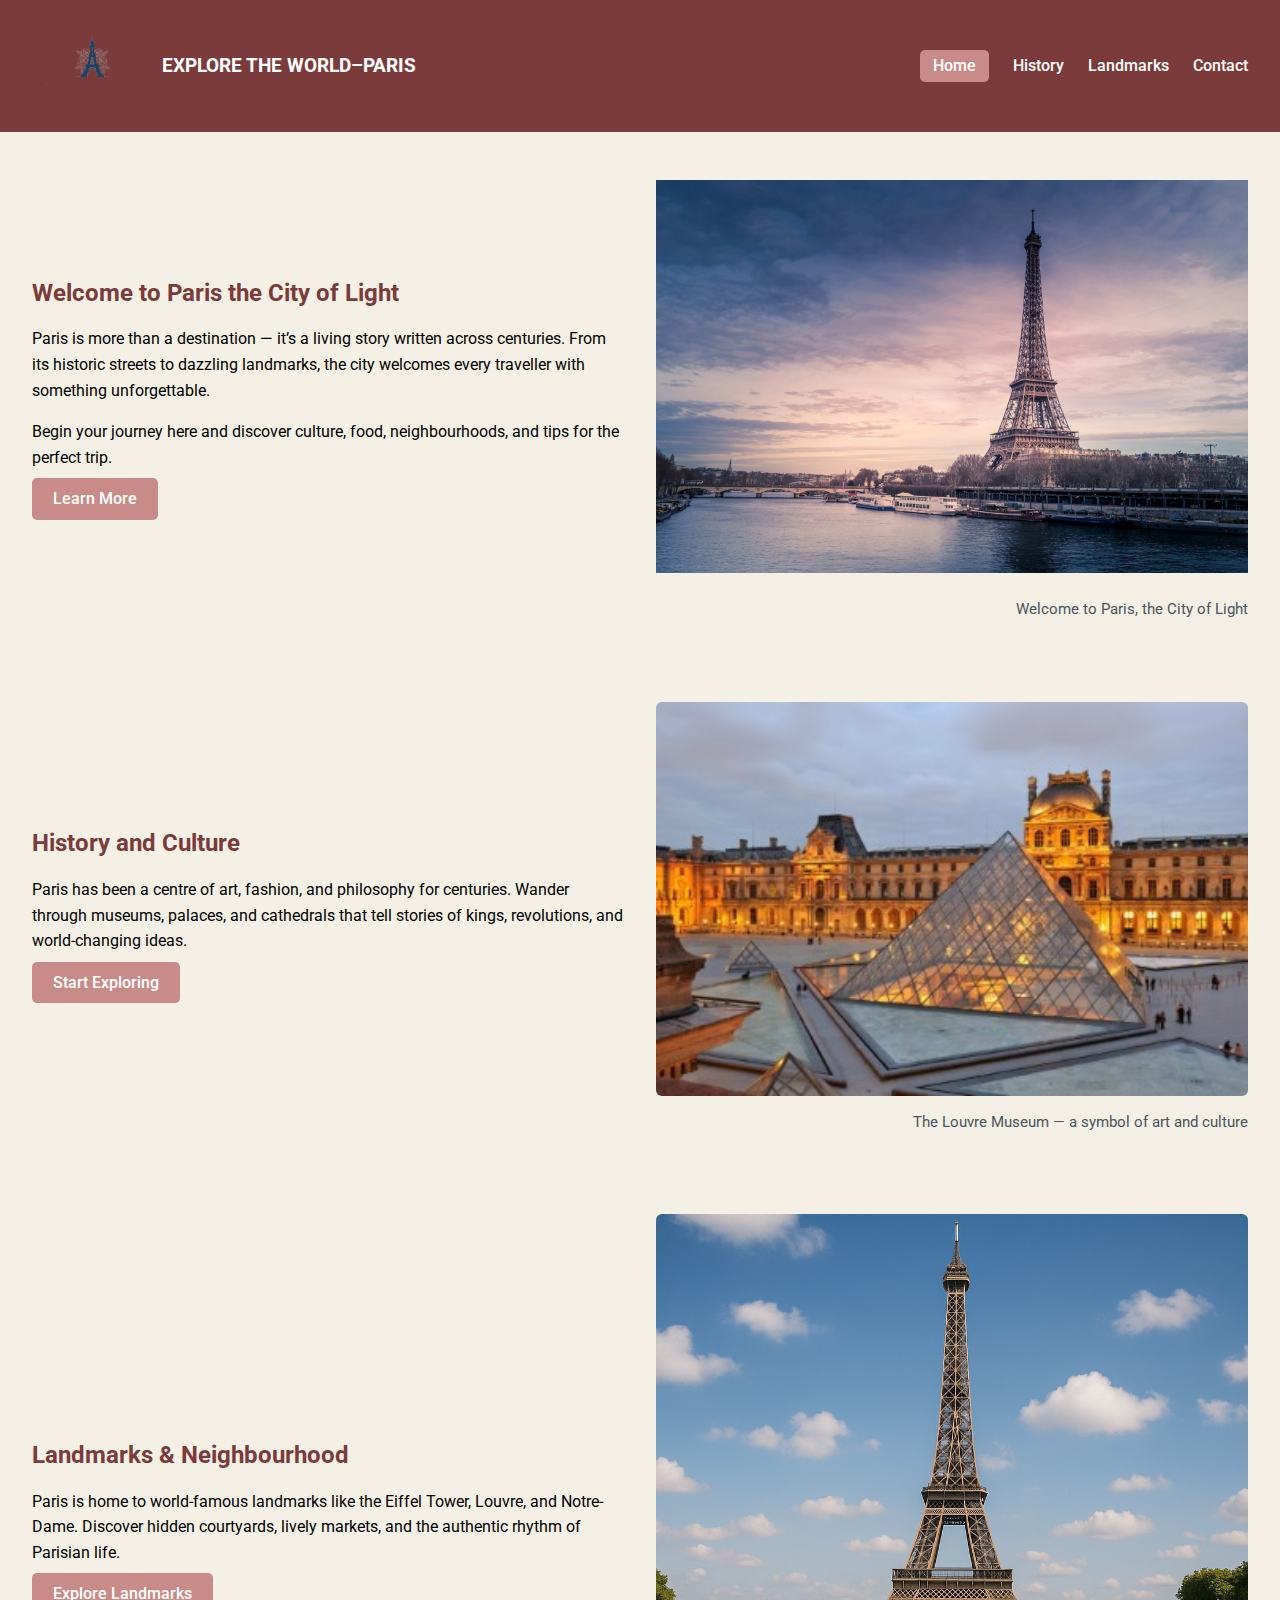
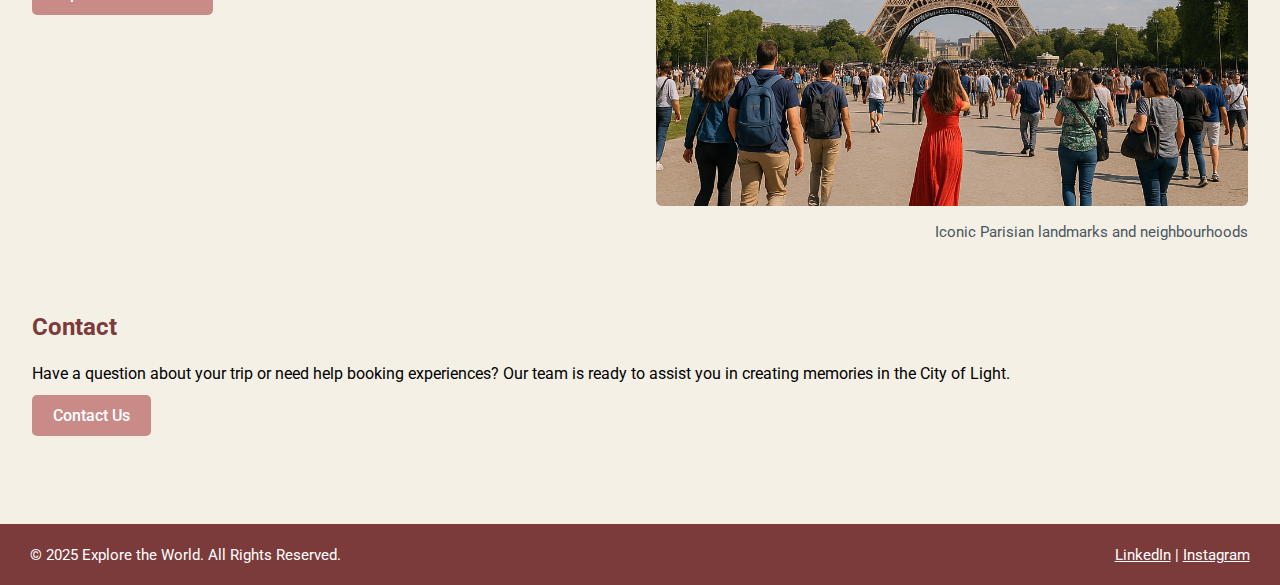
<file: index.html>
<!DOCTYPE html>
<html lang="en">
<head>
  <meta charset="UTF-8">
  <meta name="viewport" content="width=device-width, initial-scale=1.0">
  <meta name="description" content="Welcome to Paris, the City of Light. Discover culture, history, landmarks, and experiences in the heart of France.">
  <meta name="author" content="Bissy Bos">
  <title>Explore the World — Paris | Home</title>
  <link href="https://fonts.googleapis.com/css2?family=Roboto:wght@400;500;700&display=swap" rel="stylesheet">
  <link rel="stylesheet" type="text/css" href="Css/styles.css">
</head>

<body>
  <header aria-label="Page header">
    <h1>
      <img src="Images/logo.png" alt="Explore the World Paris logo">
      EXPLORE THE WORLD–PARIS
    </h1>

    <input type="checkbox" id="menu-toggle">
    <label for="menu-toggle" class="menu-icon" aria-label="Open navigation menu">☰</label>

    <nav aria-label="Main navigation">
      <ul>
        <li><a href="index.html" class="active">Home</a></li>
        <li><a href="history.html">History</a></li>
        <li><a href="landmarks.html">Landmarks</a></li>
        <li><a href="contact.html">Contact</a></li>
      </ul>
    </nav>
  </header>

  <main id="maincontent">
    
    <section aria-label="Welcome section">
      <article>
        <h2>Welcome to Paris the City of Light</h2>
        <p>Paris is more than a destination — it’s a living story written across centuries. From its historic streets to dazzling landmarks, the city welcomes every traveller with something unforgettable.</p>
        <p>Begin your journey here and discover culture, food, neighbourhoods, and tips for the perfect trip.</p>
        <p><a href="history.html" class="button">Learn More</a></p>
      </article>

      <figure>
        <img src="Images/home/home-hero.jpg" alt="Eiffel Tower at sunset in Paris">
        <figcaption>Welcome to Paris, the City of Light</figcaption>
      </figure>
    </section>

    <section aria-label="History and culture preview">
      <article>
        <h2>History and Culture</h2>
        <p>Paris has been a centre of art, fashion, and philosophy for centuries. Wander through museums, palaces, and cathedrals that tell stories of kings, revolutions, and world-changing ideas.</p>
        <p><a href="history.html" class="button">Start Exploring</a></p>
      </article>

      <figure>
        <img src="Images/home/history.jpg" alt="Louvre Museum in Paris">
        <figcaption>The Louvre Museum — a symbol of art and culture</figcaption>
      </figure>
    </section>

    <section aria-label="Landmarks and neighbourhood preview">
      <article>
        <h2>Landmarks & Neighbourhood</h2>
        <p>Paris is home to world-famous landmarks like the Eiffel Tower, Louvre, and Notre-Dame. Discover hidden courtyards, lively markets, and the authentic rhythm of Parisian life.</p>
        <p><a href="landmarks.html" class="button">Explore Landmarks</a></p>
      </article>

      <figure>
        <img src="Images/home/eiffel-tower.jpg" alt="Eiffel Tower in Paris">
        <figcaption>Iconic Parisian landmarks and neighbourhoods</figcaption>
      </figure>
    </section>


    <section aria-label="Contact preview">
      <article>
        <h2>Contact</h2>
        <p>Have a question about your trip or need help booking experiences? Our team is ready to assist you in creating memories in the City of Light.</p>
        <p><a href="contact.html" class="button">Contact Us</a></p>
      </article>
    </section>
  </main>

  <footer aria-label="Site footer with social links">
    <p>© 2025 Explore the World. All Rights Reserved.</p>
    <p>
      <a href="https://www.linkedin.com">LinkedIn</a> | 
      <a href="https://www.instagram.com">Instagram</a>
    </p>
  </footer>
</body>
</html>
</file>
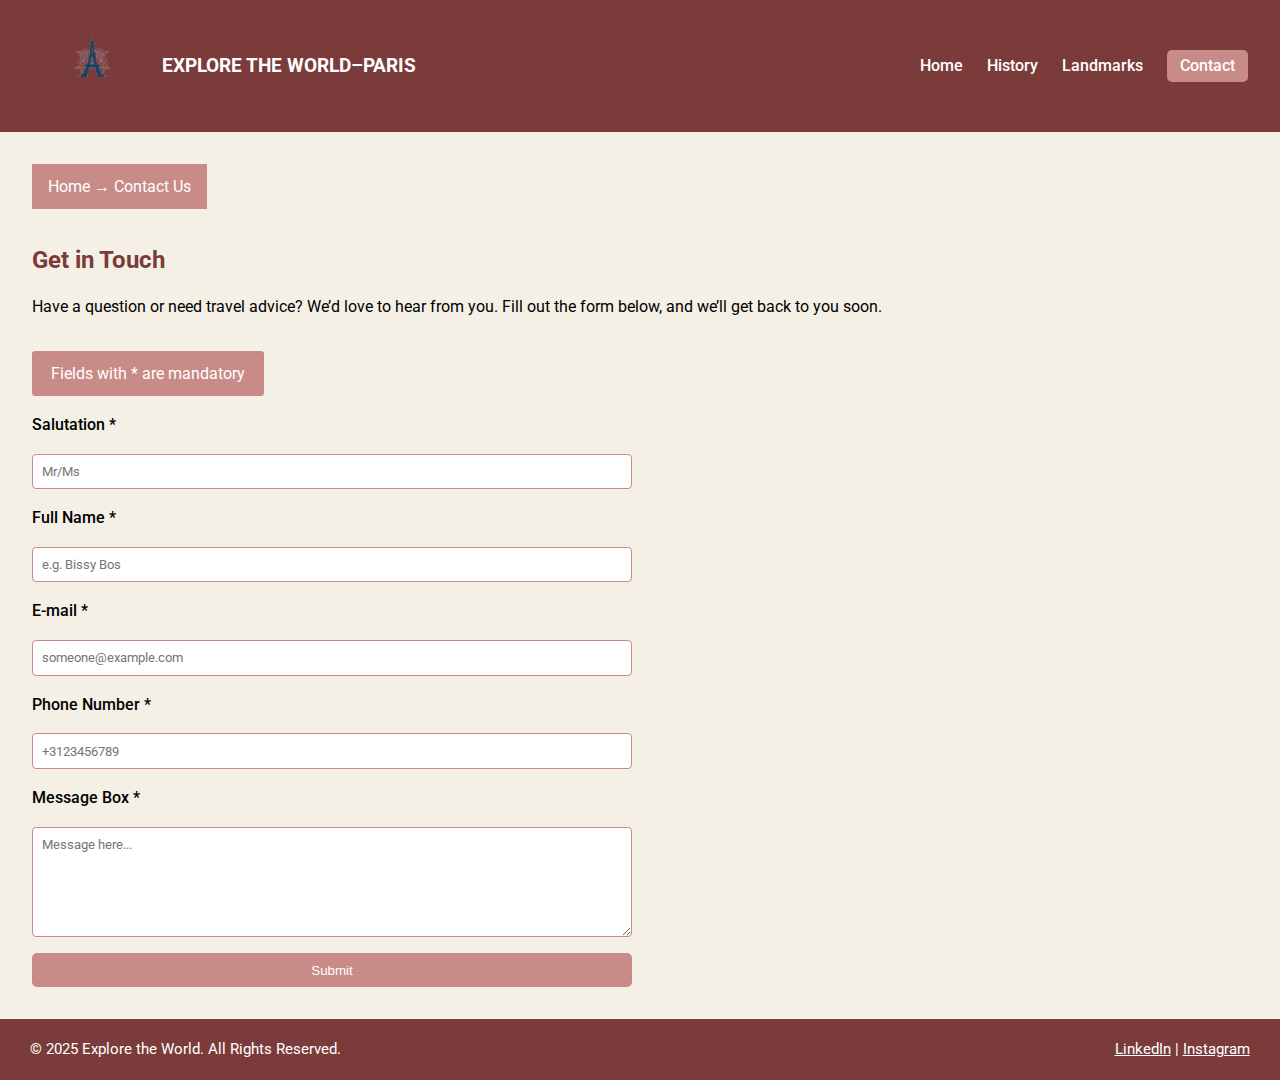
<file: contact.html>
<!DOCTYPE html>
<html lang="en">
<head>
  <meta charset="UTF-8">
  <meta name="viewport" content="width=device-width, initial-scale=1.0">
  <meta name="description" content="Get in touch with Explore the World — Paris for travel tips, booking help, or inquiries about your trip to the City of Light.">
  <meta name="author" content="Bissy Bos">
  <title>Explore the World — Paris | Contact</title>
  <link href="https://fonts.googleapis.com/css2?family=Roboto:wght@400;500;700&display=swap" rel="stylesheet">
  <link rel="stylesheet" type="text/css" href="Css/styles.css">
</head>

<body>
  <header aria-label="Page header">
    <h1>
      <img src="Images/logo.png" alt="Explore the World Paris logo">
      EXPLORE THE WORLD–PARIS
    </h1>

    <input type="checkbox" id="menu-toggle">
    <label for="menu-toggle" class="menu-icon" aria-label="Open navigation menu">☰</label>

    <nav aria-label="Main navigation">
      <ul>
        <li><a href="index.html">Home</a></li>
        <li><a href="history.html">History</a></li>
        <li><a href="landmarks.html">Landmarks</a></li>
        <li><a href="contact.html" class="active">Contact</a></li>
      </ul>
    </nav>
  </header>

  <main id="maincontent">
    <nav aria-label="Breadcrumb navigation">
      <p class="breadcrumb">Home → Contact Us</p>
    </nav>

    <section aria-label="Contact introduction">
      <h2>Get in Touch</h2>
      <p>Have a question or need travel advice? We’d love to hear from you. Fill out the form below, and we’ll get back to you soon.</p>
    </section>

    <section aria-label="Contact form section">
      <p class="form-note">Fields with * are mandatory</p>

      <form aria-label="Contact form" method="post" action="#">
        <label for="salutation">Salutation *</label>
        <input type="text" name="salutation" id="salutation" placeholder="Mr/Ms" required>

        <label for="fullname">Full Name *</label>
        <input type="text" name="fullname" id="fullname" placeholder="e.g. Bissy Bos" required>

        <label for="email">E-mail *</label>
        <input type="email" name="email" id="email" placeholder="someone@example.com" required>

        <label for="phone">Phone Number *</label>
        <input type="tel" name="phone" id="phone" placeholder="+3123456789" required>

        <label for="message">Message Box *</label>
        <textarea name="message" id="message" placeholder="Message here..." rows="6" required></textarea>

        <button type="submit">Submit</button>
      </form>
    </section>
  </main>

  <footer aria-label="Site footer with social links">
    <p>© 2025 Explore the World. All Rights Reserved.</p>
    <p>
      <a href="https://www.linkedin.com">LinkedIn</a> |
      <a href="https://www.instagram.com">Instagram</a>
    </p>
  </footer>
</body>
</html>
</file>
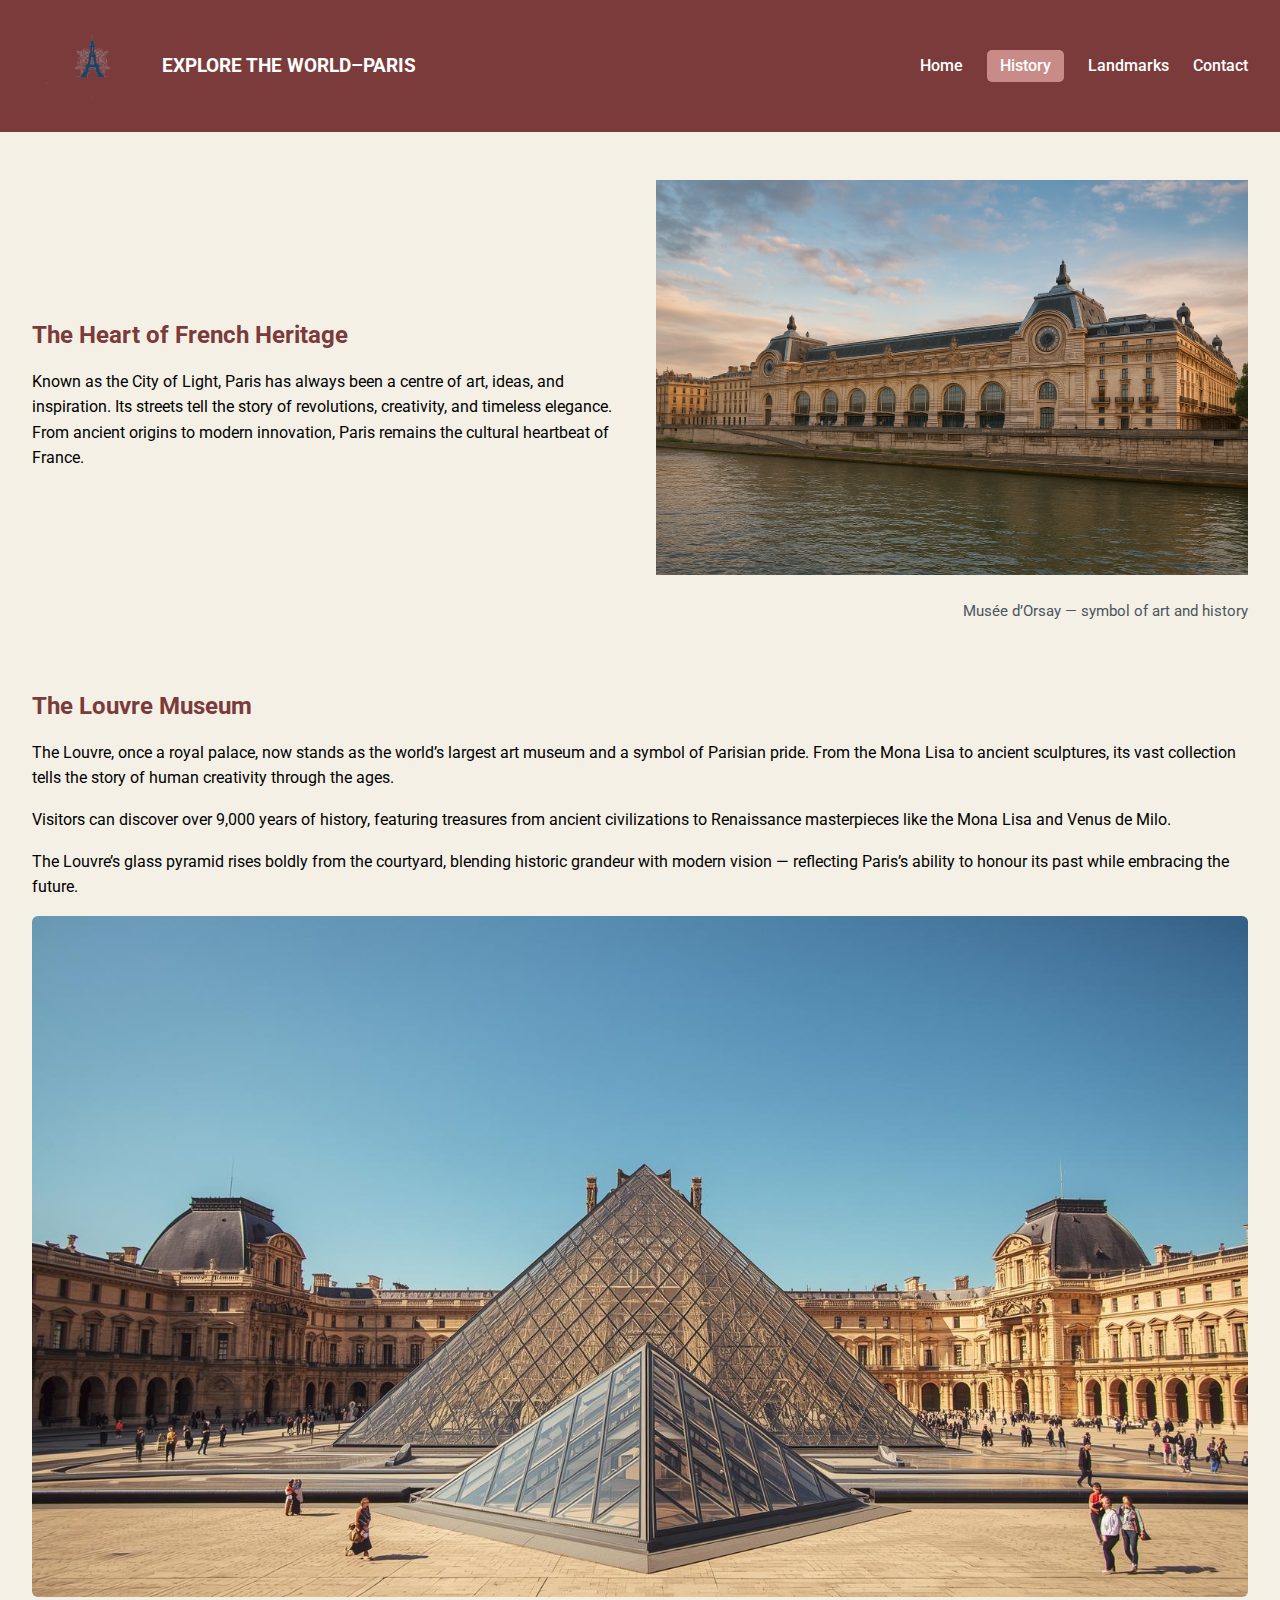
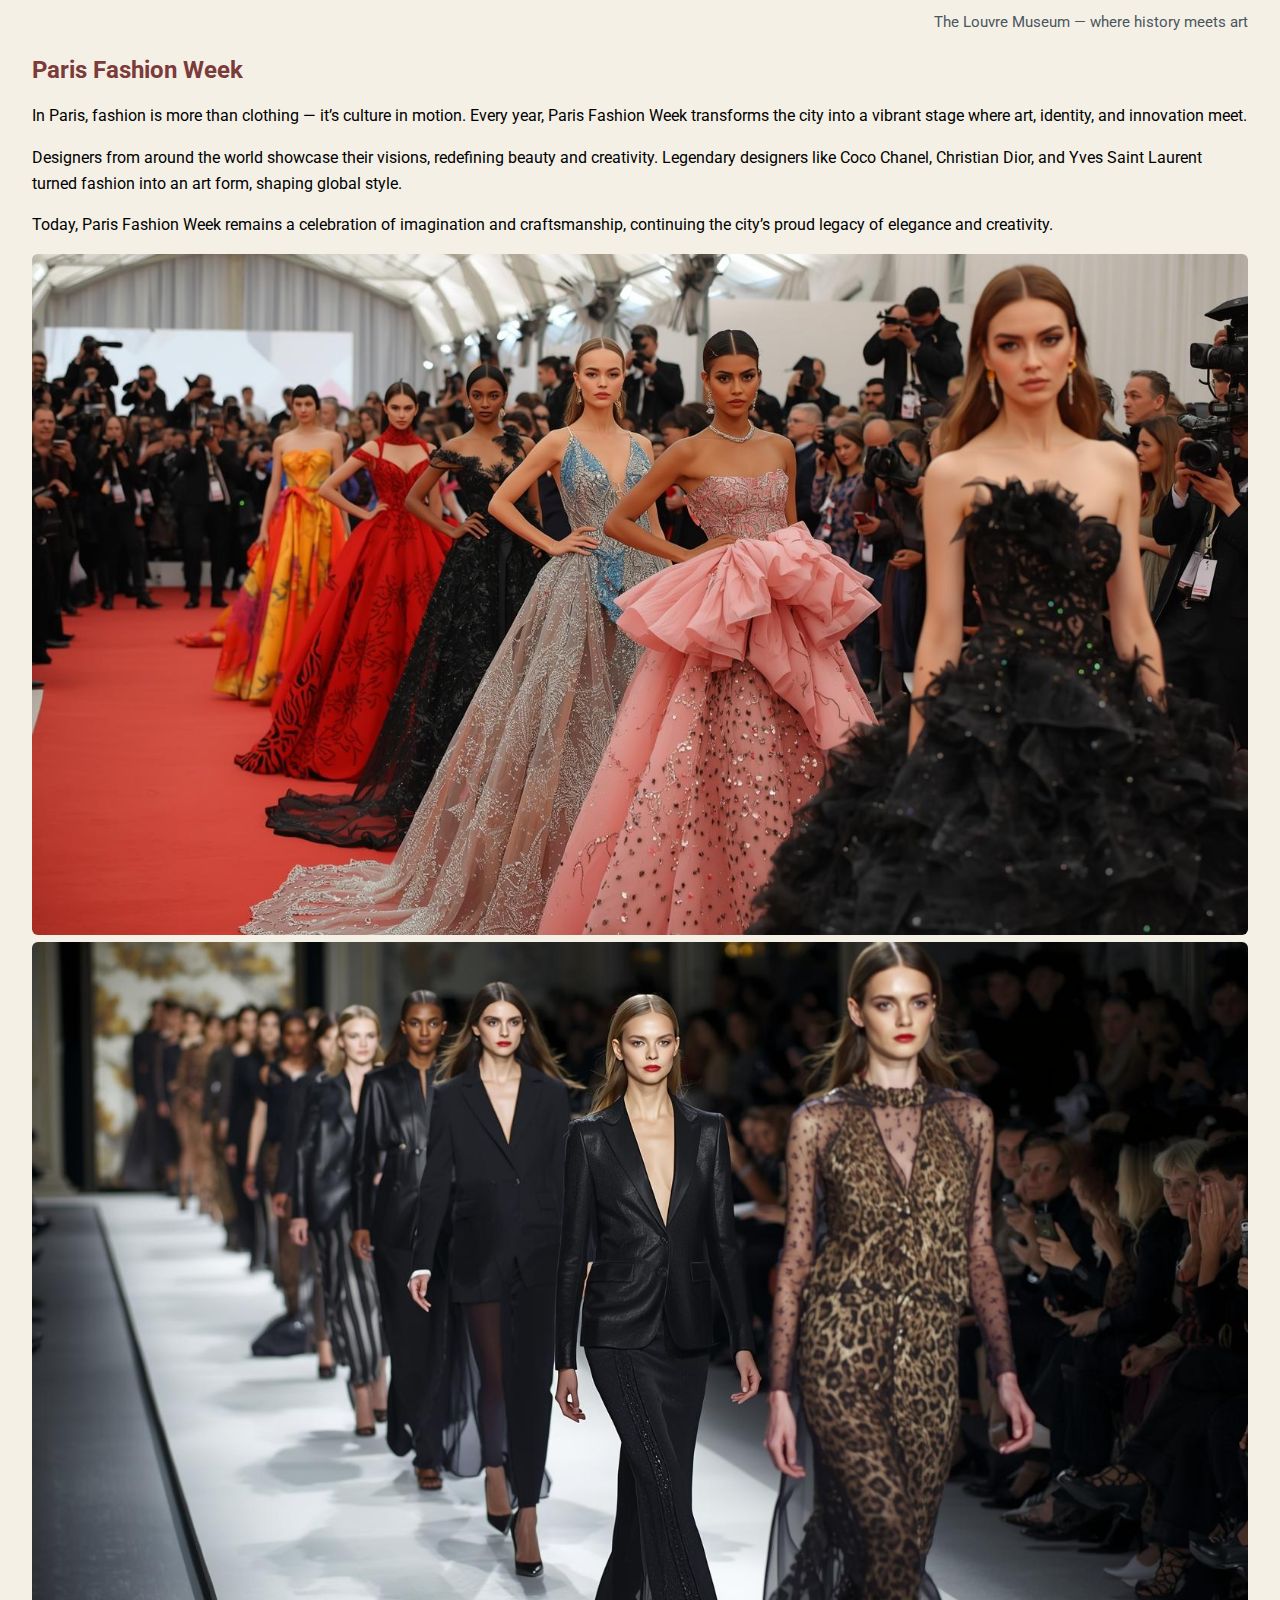
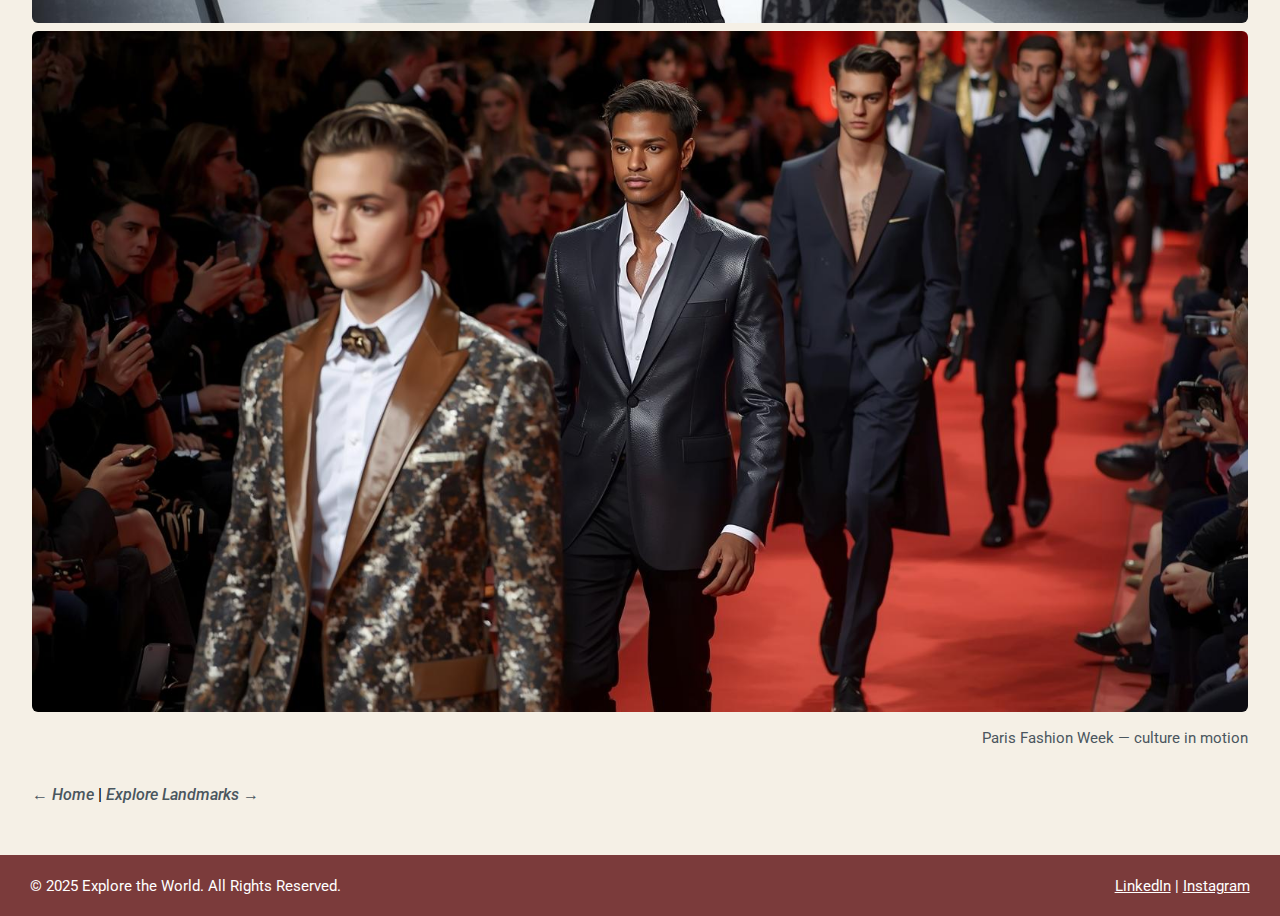
<file: history.html>
<!DOCTYPE html>
<html lang="en">
<head>
  <meta charset="UTF-8">
  <meta name="viewport" content="width=device-width, initial-scale=1.0">
  <meta name="description" content="Discover the history and culture of Paris — from French heritage to world-class museums and Paris Fashion Week.">
  <meta name="author" content="Bissy Bos">
  <title>Explore the World — Paris | History & Culture</title>
  <link href="https://fonts.googleapis.com/css2?family=Roboto:wght@400;500;700&display=swap" rel="stylesheet">
  <link rel="stylesheet" type="text/css" href="Css/styles.css">
</head>

<body>
  <header aria-label="Page header">
    <h1>
      <img src="Images/logo.png" alt="Explore the World Paris logo">
      EXPLORE THE WORLD–PARIS
    </h1>

    <input type="checkbox" id="menu-toggle">
    <label for="menu-toggle" class="menu-icon" aria-label="Open navigation menu">☰</label>

    <nav aria-label="Main navigation">
      <ul>
        <li><a href="index.html">Home</a></li>
        <li><a href="history.html" class="active">History</a></li>
        <li><a href="landmarks.html">Landmarks</a></li>
        <li><a href="contact.html">Contact</a></li>
      </ul>
    </nav>
  </header>

  <main id="maincontent">
    <section aria-label="French heritage introduction">
      <article>
        <h2>The Heart of French Heritage</h2>
        <p>Known as the City of Light, Paris has always been a centre of art, ideas, and inspiration. Its streets tell the story of revolutions, creativity, and timeless elegance. From ancient origins to modern innovation, Paris remains the cultural heartbeat of France.</p>
      </article>

      <figure>
        <img src="Images\history\history-banner.jpg" alt="Musée d’Orsay building in Paris">
        <figcaption>Musée d’Orsay — symbol of art and history</figcaption>
      </figure>
    </section>

    <section aria-label="Louvre museum history">
      <article>
        <h2>The Louvre Museum</h2>
        <p>The Louvre, once a royal palace, now stands as the world’s largest art museum and a symbol of Parisian pride. From the Mona Lisa to ancient sculptures, its vast collection tells the story of human creativity through the ages.</p>
        <p>Visitors can discover over 9,000 years of history, featuring treasures from ancient civilizations to Renaissance masterpieces like the Mona Lisa and Venus de Milo.</p>
        <p>The Louvre’s glass pyramid rises boldly from the courtyard, blending historic grandeur with modern vision — reflecting Paris’s ability to honour its past while embracing the future.</p>
      </article>

      <figure>
        <img src="Images\history\louvrel.jpg" alt="The Louvre Museum and glass pyramid in Paris">
        <figcaption>The Louvre Museum — where history meets art</figcaption>
      </figure>
    </section>

    <section aria-label="Paris fashion week">
      <article>
        <h2>Paris Fashion Week</h2>
        <p>In Paris, fashion is more than clothing — it’s culture in motion. Every year, Paris Fashion Week transforms the city into a vibrant stage where art, identity, and innovation meet.</p>
        <p>Designers from around the world showcase their visions, redefining beauty and creativity. Legendary designers like Coco Chanel, Christian Dior, and Yves Saint Laurent turned fashion into an art form, shaping global style.</p>
        <p>Today, Paris Fashion Week remains a celebration of imagination and craftsmanship, continuing the city’s proud legacy of elegance and creativity.</p>
      </article>

      <figure>
        <img src="Images\history\fashion1.jpg" alt="Models on runway during Paris Fashion Week">
        <img src="Images\history\fashion2.jpg" alt="Fashion show during Paris Fashion Week in Paris">
        <img src="Images\history\fashion3.jpg" alt="Male models walking at Paris Fashion Week">
        <figcaption>Paris Fashion Week — culture in motion</figcaption>
      </figure>
    </section>

    <nav aria-label="Page navigation">
      <p><a href="index.html">← Home</a> | <a href="landmarks.html">Explore Landmarks →</a></p>
    </nav>
  </main>
  <footer aria-label="Site footer with social links">
    <p>© 2025 Explore the World. All Rights Reserved.</p>
    <p>
      <a href="https://www.linkedin.com">LinkedIn</a> |
      <a href="https://www.instagram.com">Instagram</a>
    </p>
  </footer>
</body>
</html>
</file>
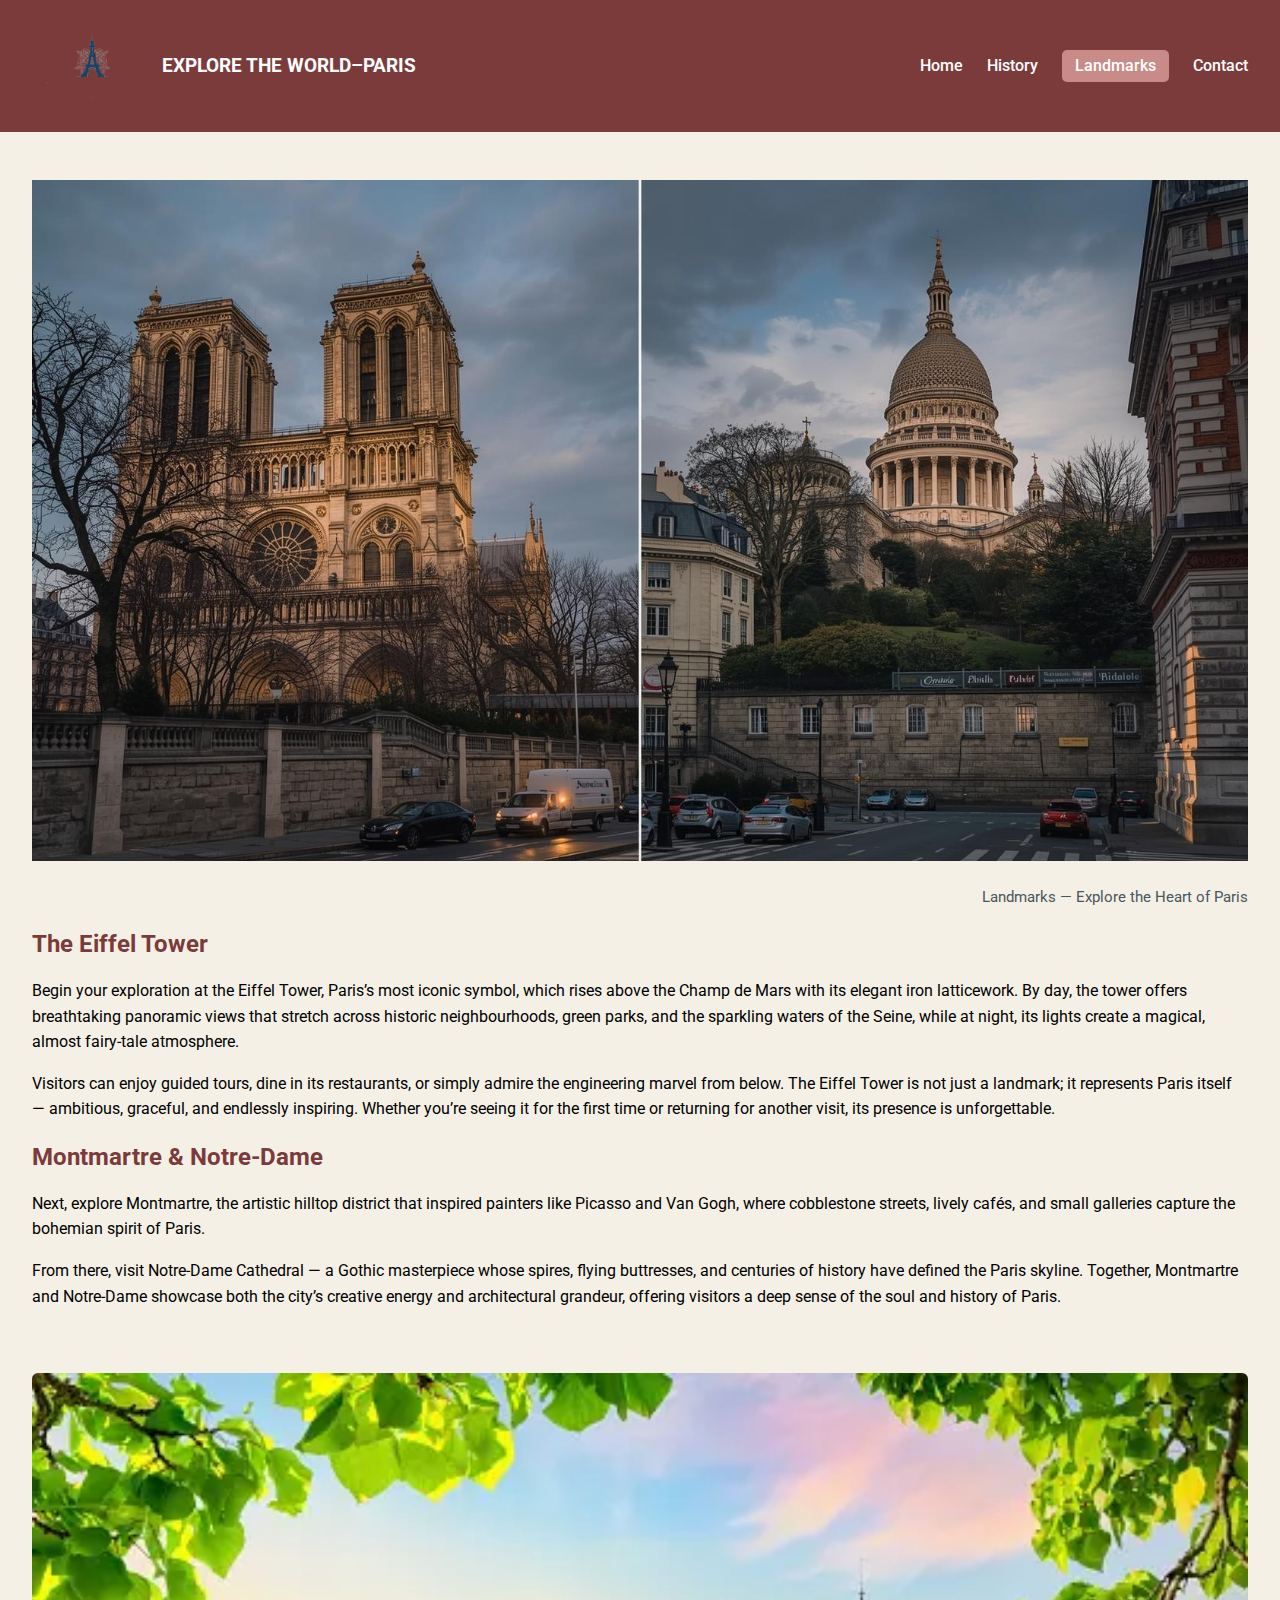
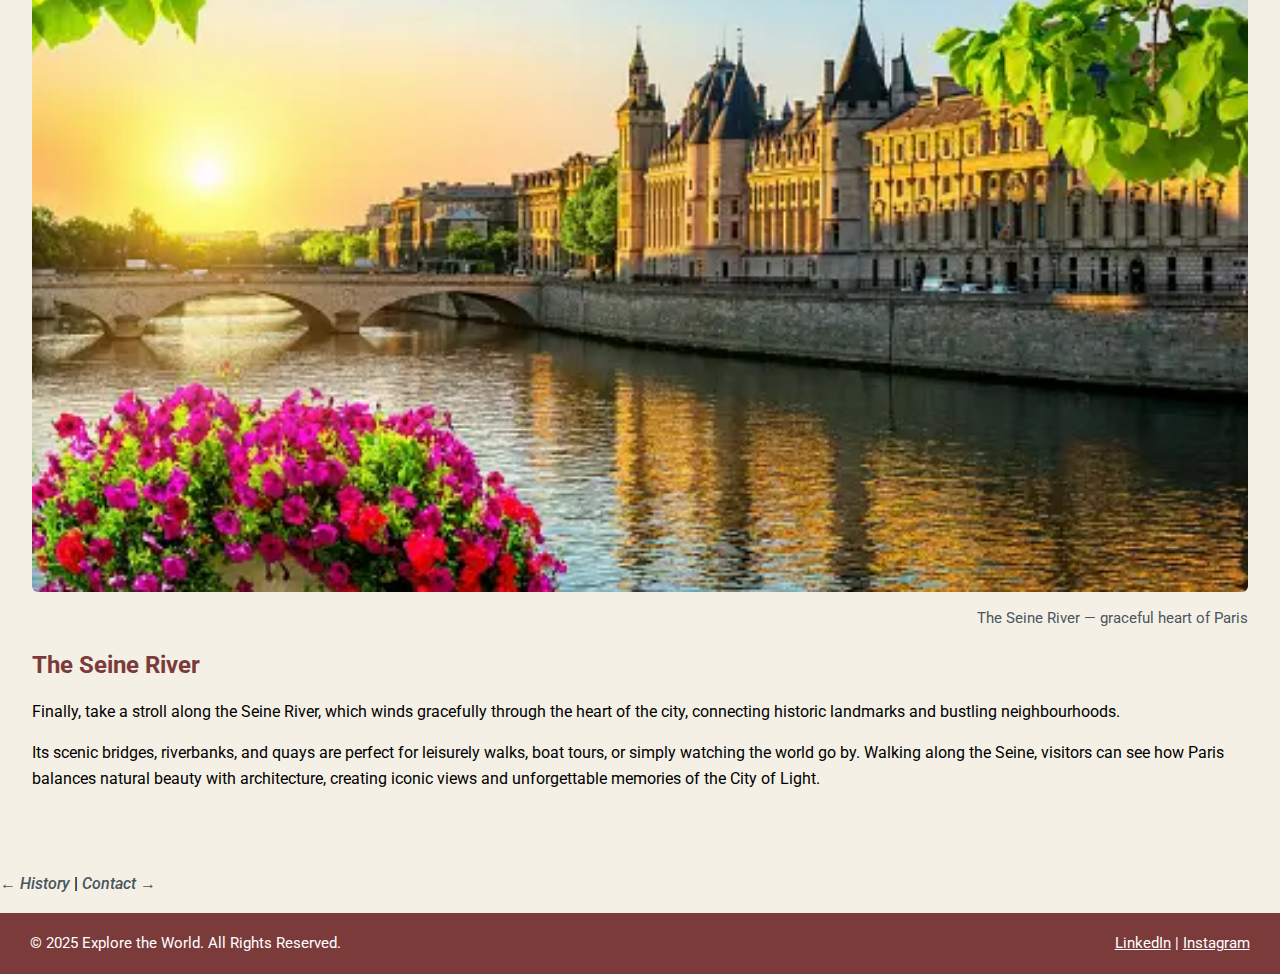
<file: landmarks.html>
<!DOCTYPE html>
<html lang="en">
<head>
  <meta charset="UTF-8">
  <meta name="viewport" content="width=device-width, initial-scale=1.0">
  <meta name="description" content="Explore Paris landmarks such as the Eiffel Tower, Notre-Dame Cathedral, and the Seine River, capturing the beauty and spirit of the City of Light.">
  <meta name="author" content="Bissy Bos">
  <title>Explore the World — Paris | Landmarks</title>
  <link href="https://fonts.googleapis.com/css2?family=Roboto:wght@400;500;700&display=swap" rel="stylesheet">
  <link rel="stylesheet" type="text/css" href="Css\styles.css">
</head>

<body>
  <header aria-label="Page header">
    <h1>
      <img src="Images/logo.png" alt="Explore the World Paris logo">
      EXPLORE THE WORLD–PARIS
    </h1>

    <input type="checkbox" id="menu-toggle">
    <label for="menu-toggle" class="menu-icon" aria-label="Open navigation menu">☰</label>

    <nav aria-label="Main navigation">
      <ul>
        <li><a href="index.html">Home</a></li>
        <li><a href="history.html">History</a></li>
        <li><a href="landmarks.html" class="active">Landmarks</a></li>
        <li><a href="contact.html">Contact</a></li>
      </ul>
    </nav>
  </header>

  <main id="maincontent">
    <section aria-label="Landmarks hero section">
      <figure>
        <img src="Images\landmarks\landmark-hero..jpg" alt="Notre-Dame Cathedral and Pantheon in Paris">
        <figcaption>Landmarks — Explore the Heart of Paris</figcaption>
      </figure>
    </section>
    <section aria-label="Eiffel Tower and Montmartre section">
      <article>
        <h2>The Eiffel Tower</h2>
        <p>Begin your exploration at the Eiffel Tower, Paris’s most iconic symbol, which rises above the Champ de Mars with its elegant iron latticework. By day, the tower offers breathtaking panoramic views that stretch across historic neighbourhoods, green parks, and the sparkling waters of the Seine, while at night, its lights create a magical, almost fairy-tale atmosphere.</p>
        <p>Visitors can enjoy guided tours, dine in its restaurants, or simply admire the engineering marvel from below. The Eiffel Tower is not just a landmark; it represents Paris itself — ambitious, graceful, and endlessly inspiring. Whether you’re seeing it for the first time or returning for another visit, its presence is unforgettable.</p>

        <h2>Montmartre & Notre-Dame</h2>
        <p>Next, explore Montmartre, the artistic hilltop district that inspired painters like Picasso and Van Gogh, where cobblestone streets, lively cafés, and small galleries capture the bohemian spirit of Paris.</p>
        <p>From there, visit Notre-Dame Cathedral — a Gothic masterpiece whose spires, flying buttresses, and centuries of history have defined the Paris skyline. Together, Montmartre and Notre-Dame showcase both the city’s creative energy and architectural grandeur, offering visitors a deep sense of the soul and history of Paris.</p>
      </article>
    </section>
    <section aria-label="The Seine River image">
      <figure>
        <img src="Images\landmarks\seine river.jpg" alt="The Seine River and Paris bridges at sunset">
        <figcaption>The Seine River — graceful heart of Paris</figcaption>
      </figure>
    </section>
    <section aria-label="The Seine River text">
      <article>
        <h2>The Seine River</h2>
        <p>Finally, take a stroll along the Seine River, which winds gracefully through the heart of the city, connecting historic landmarks and bustling neighbourhoods.</p>
        <p>Its scenic bridges, riverbanks, and quays are perfect for leisurely walks, boat tours, or simply watching the world go by. Walking along the Seine, visitors can see how Paris balances natural beauty with architecture, creating iconic views and unforgettable memories of the City of Light.</p>
      </article>
    </section>
   
  </main> <nav aria-label="Page navigation">
      <p><a href="history.html">← History</a> | <a href="contact.html">Contact →</a></p>
    </nav>
  <footer aria-label="Site footer with social links">
    <p>© 2025 Explore the World. All Rights Reserved.</p>
    <p>
      <a href="https://www.linkedin.com">LinkedIn</a> |
      <a href="https://www.instagram.com">Instagram</a>
    </p>
  </footer>
</body>
</html>
</file>
<file: Css/styles.css>
/* Explore the World — Paris
   Shared Flexbox Stylesheet for All Pages
   Author: Bissy Bos
*/

* {
  margin: 0;
  padding: 0;
  box-sizing: border-box;
}

html {
  scroll-behavior: smooth;
}

body {
  font-family: 'Roboto', sans-serif;
  background-color: #f5f0e6;
  color: #000000;
  line-height: 1.6;
}

/* ---------- HEADER ---------- */
header {
  background-color: #7b3b3b;
  color: #ffffff;
  display: flex;
  justify-content: space-between;
  align-items: center;
  padding: 1em 2em;
  flex-wrap: wrap;
}

header h1 {
  display: flex;
  align-items: center;
  gap: 0.6em;
  font-size: 1.2em;
}

header img {
  height: 100px;
  width: auto;
}

/* ---------- NAVIGATION ---------- */
nav ul {
  list-style: none;
  display: flex;
  gap: 1.5em;
}

nav a {
  color: #ffffff;
  text-decoration: none;
  font-weight: 500;
}

nav a:hover,
nav a:focus {
  text-decoration: underline;
}

nav a.active {
  background-color: #c88b88;
  padding: 0.4em 0.8em;
  border-radius: 5px;
}

/* ---------- HAMBURGER MENU ---------- */
.menu-icon {
  display: none;
  cursor: pointer;
  font-size: 1.6em;
  color: #ffffff;
}

#menu-toggle {
  display: none;
}

main {
  padding: 2em;
}

/* ---------- FLEX SECTIONS ---------- */
section[aria-label*="preview"],
section[aria-label="Welcome section"],
section[aria-label="French heritage introduction"],
section[aria-label="Eiffel Tower and Montmartre section"] {
  display: flex;
  align-items: center;
  justify-content: space-between;
  gap: 2em;
  margin-bottom: 3em;
  flex-wrap: wrap;
}


section article {
  flex: 1 1 45%;
}
section figure {
  flex: 1 1 45%;
}

h2, h3 {
  color: #7b3b3b;
  margin-bottom: 0.6em;
}

p {
  margin-bottom: 1em;
}

/* ---------- BUTTONS ---------- */
.button,
button {
  background-color: #c88b88;
  color: #ffffff;
  text-decoration: none;
  padding: 0.7em 1.3em;
  border-radius: 5px;
  font-weight: 500;
  border: none;
  cursor: pointer;
}

.button:hover,
button:hover {
  background-color: #7b3b3b;
}

/* ---------- FIGURES ---------- */
figure {
  margin: 1em 0;
}

figure img {
  width: 100%;
  height: auto;
  border-radius:6px;
}

figcaption {
  text-align: right;
  color: #4a565e;
  font-size: 0.95em;
  margin-top: 0.4em;
}
section[aria-label="Welcome section"] figure img,
section[aria-label="Landmarks hero section"] figure img,
section[aria-label="French heritage introduction"] figure img {
  width: 100%;
  height: auto;
  display: block;
  border-radius: 0;
  margin-bottom: 1.5em;
}
/* ---------- CONTACT FORM ---------- */
form {
  display: flex;
  flex-direction: column;
  gap: 1em;
  max-width: 600px;
}

label {
  font-weight: 500;
}

input,
textarea {
  width: 100%;
  padding: 0.7em;
  border: 1px solid #c88b88;
  border-radius: 4px;
  font-family: 'Roboto', sans-serif;
}

input:focus,
textarea:focus {
  outline: 2px solid #7b3b3b;
}

button:focus {
  outline: 2px solid #7b3b3b;
}

.form-note {
  background-color: #c88b88;
  color: #ffffff;
  display: inline-block;
  padding: 0.6em 1.2em;
  margin: 1em 0;
  border-radius: 3px;
}

.breadcrumb {
  background-color: #c88b88;
  color: #ffffff;
  padding: 0.6em 1em;
  display: inline-block;
  margin-bottom: 2em;
}

.breadcrumb a {
  color: #ffffff;
  text-decoration: none;
}

/* ---------- FOOTER ---------- */
footer {
  background-color: #7b3b3b;
  color: #ffffff;
  display: flex;
  justify-content: space-between;
  align-items: center;
  padding: 1.2em 2em;
  font-size: 0.95em;
  flex-wrap: wrap;
}

footer p {
  margin: 0;
}

footer a {
  color: #ffffff;
  text-decoration: underline;
}

footer a:hover {
  color: #c88b88;
}
/* ---------- BOTTOM PAGE NAVIGATION ---------- */
nav[aria-label="Page navigation"] {
  margin-top: 2em;
  font-weight: 500;
}

nav[aria-label="Page navigation"] a {
  color: #4a565e;
  text-decoration: none;
  font-style: italic;
}

nav[aria-label="Page navigation"] a:hover {
  color: #7b3b3b;
  text-decoration: underline;
}


@media (max-width: 900px) {
  section[aria-label*="preview"],
  section[aria-label="Welcome section"],
  section[aria-label="French heritage introduction"],
  section[aria-label="Eiffel Tower and Montmartre section"] {
    flex-direction: column;
    text-align: left;
  }
  nav ul {
    display: none;
    flex-direction: column;
    background-color: #7b3b3b;
    width: 100%;
    padding: 1em 0;
  }

  #menu-toggle:checked + .menu-icon + nav ul {
    display: flex;
  }

  .menu-icon {
    display: block;
  }

  header {
    flex-direction: row;
    justify-content: space-between;
  }
}

@media (max-width: 600px) {
  body {
    font-size: 0.95em;
  }

  header h1 {
    font-size: 1em;
  }

  button,
  .button {
    padding: 0.6em 1em;
  }

  figure img {
    width: 100%;
  }
}
</file>
